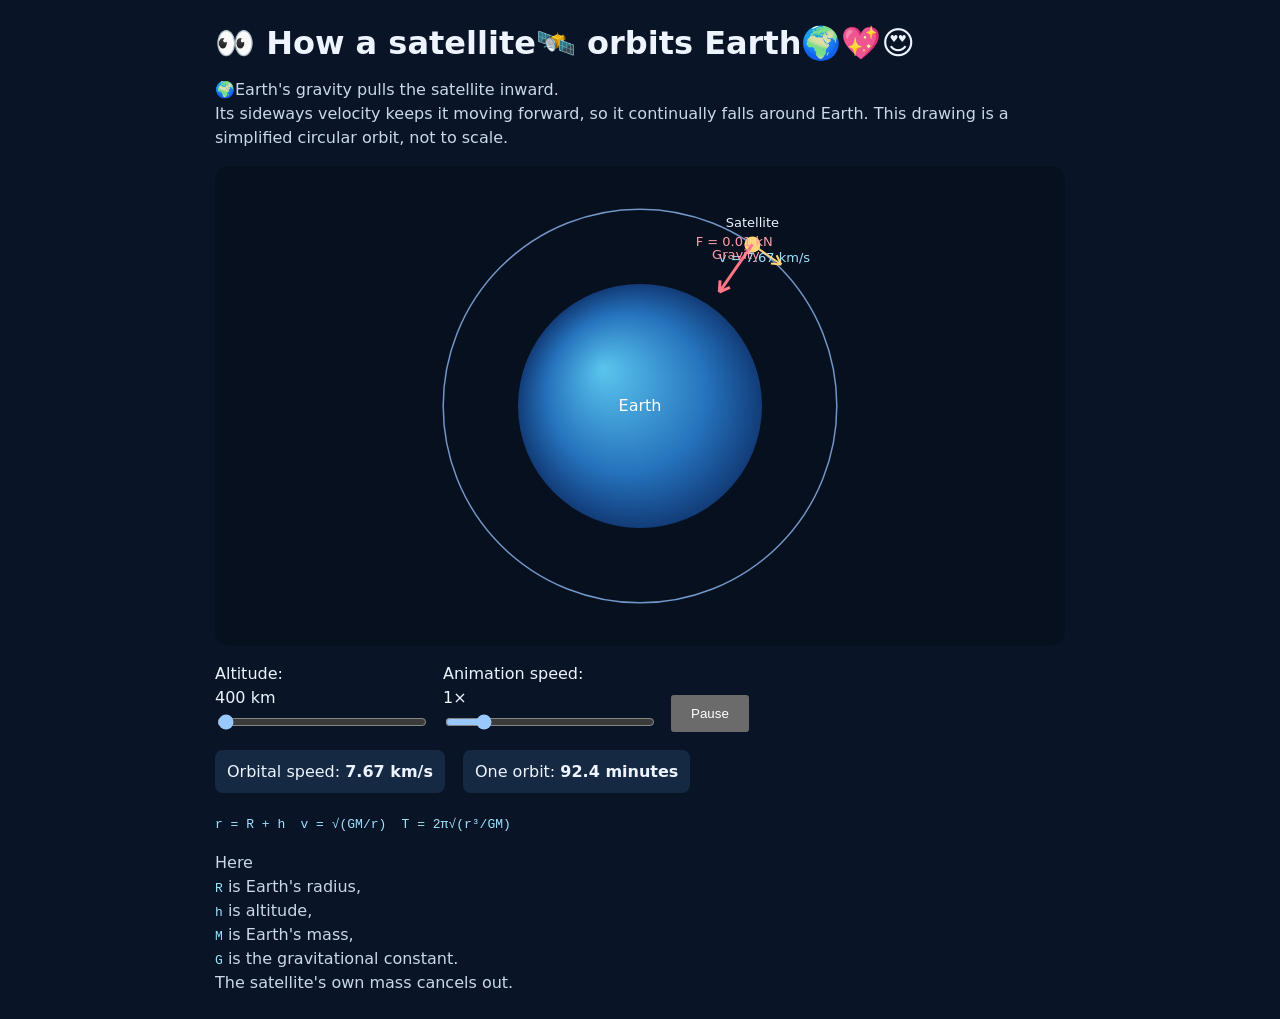
<file: satellite-orbit-earth/index.html>
<html lang="en">
<head>
  <meta charset="utf-8">
  <meta name="viewport" content="width=device-width, initial-scale=1">
  <title>Satellite-Orbit-Around-Earth</title>
  <link rel="stylesheet" href="style.css">
</head>
<body>
<main>
    <h1>👀 How a satellite🛰️ orbits Earth🌍💖😍</h1>
    <p>🌍Earth's gravity pulls the satellite inward. <br> 
      Its sideways velocity keeps it moving forward, so it continually
      falls around Earth. This drawing is a simplified circular orbit, not to scale.</p>
    
    <canvas id="orbit" aria-label="Animated diagram of a satellite orbiting Earth"></canvas>
    
    <div class="controls">
        <label>Altitude: <output id="altitudeLabel">400 km</output>
        <input id="altitude" type="range" min="200" max="36000" value="400" step="100">
      </label>
      <label>Animation speed: <output id="speedLabel">1×</output>
        <input id="speed" type="range" min="0.25" max="5" value="1" step="0.25">
      </label>
      <button id="toggle" type="button">Pause</button>
    </div>

    <div class="numbers" aria-live="polite">
      <span>Orbital speed: <strong id="velocity"></strong></span>
      <span>One orbit: <strong id="period"></strong></span>
    </div>

    <p><code>r = R + h</code> &nbsp; <code>v = √(GM/r)</code> &nbsp; <code>T = 2π√(r³/GM)</code></p>
    <p>Here <br> <code>R</code> is Earth's radius,<br> <code>h</code> is altitude,<br> <code>M</code> is Earth's mass,<br>
      <code>G</code> is the gravitational constant. <br>The satellite's own mass cancels out.</p>
  </main>

  <script src="action.js"></script>
</body>
</html>
</file>
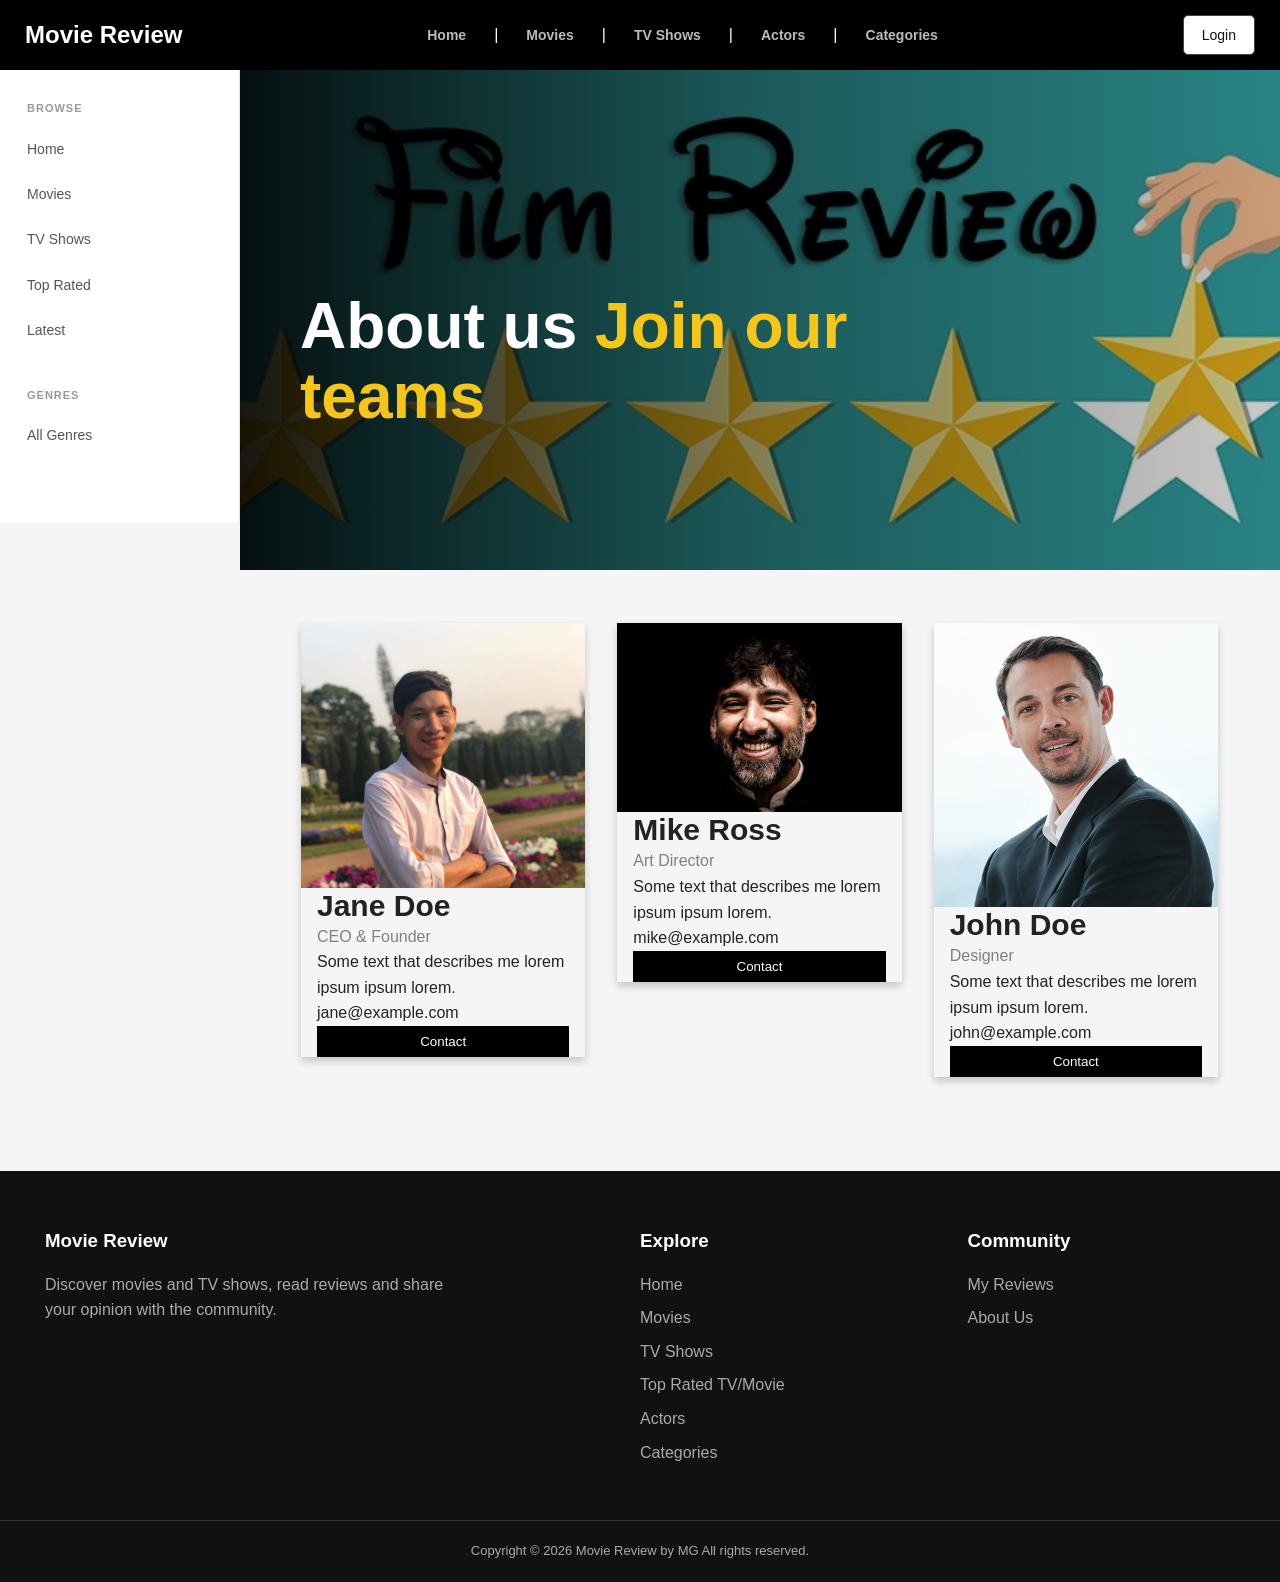
<file: MovieReview/about-us.html>
<!DOCTYPE html>
<html lang="en">

<head>
    <!--to support Unicode-->
    <meta charset="UTF-8">
    <!--Responsive support-->
    <meta name="viewport" content="width=device-width, initial-scale=1.0">
    <!--SEO(Search Engine Optimization) support-->
    <meta name="description" content="MovieReview - Movies and TV Show Reviews">
    <title>MovieReview - Home</title>
    <style>
body {
  font-family: Arial, Helvetica, sans-serif;
  margin: 0;
}

html {
  box-sizing: border-box;
}

*, *:before, *:after {
  box-sizing: inherit;
}

.column {
  float: left;
  width: 33.3%;
  margin-bottom: 16px;
  padding: 0 8px;
}

.card {
  box-shadow: 0 4px 8px 0 rgba(0, 0, 0, 0.2);
  margin: 8px;
}

.about-section {
  padding: 50px;
  text-align: center;
  background-color: #474e5d;
  color: white;
}

.container {
  padding: 0 16px;
}

.container::after, .row::after {
  content: "";
  clear: both;
  display: table;
}

.title {
  color: grey;
}

.button {
  border: none;
  outline: 0;
  display: inline-block;
  padding: 8px;
  color: white;
  background-color: #000;
  text-align: center;
  cursor: pointer;
  width: 100%;
}

.button:hover {
  background-color: #555;
}

@media screen and (max-width: 650px) {
  .column {
    width: 100%;
    display: block;
  }
}
</style>
    <link rel="stylesheet" href="css/style.css">
</head>

<body>
    <div id="header"></div>
    <div class="site-layout">
        <aside id="sidebar"></aside>
        <main class="main-content">
            <section class="hero">
                <div class="hero-overlay">
                    <div class="hero-content">
                        <br>
                        <br>
                        <br>
                        <br>
                        <h1>About us<span> Join our teams</span></h1>
                    </div>
                </div>
            </section>
            <section class="content-section">
                <div class="section-header">
                    <div class="row">
                        <div class="column">
                            <div class="card">
                                <img src="assets/images/teams/MG-edit.jpeg" alt="Jane" style="width:100%">
                                <div class="container">
                                    <h2>Jane Doe</h2>
                                    <p class="title">CEO & Founder</p>
                                    <p>Some text that describes me lorem ipsum ipsum lorem.</p>
                                    <p>jane@example.com</p>
                                    <p><button class="button">Contact</button></p>
                                </div>
                            </div>
                        </div>

                        <div class="column">
                            <div class="card">
                                <img src="assets/images/teams/team2.jpg" alt="Mike" style="width:100%">
                                <div class="container">
                                    <h2>Mike Ross</h2>
                                    <p class="title">Art Director</p>
                                    <p>Some text that describes me lorem ipsum ipsum lorem.</p>
                                    <p>mike@example.com</p>
                                    <p><button class="button">Contact</button></p>
                                </div>
                            </div>
                        </div>

                        <div class="column">
                            <div class="card">
                                <img src="assets/images/teams/R.png" alt="John" style="width:100%">
                                <div class="container">
                                    <h2>John Doe</h2>
                                    <p class="title">Designer</p>
                                    <p>Some text that describes me lorem ipsum ipsum lorem.</p>
                                    <p>john@example.com</p>
                                    <p><button class="button">Contact</button></p>
                                </div>
                            </div>
                        </div>
                    </div>
            </section>
        </main>
    </div>
    <div id="footer"></div>
    <script src="js/header.js"></script>
    <script src="js/sidebar.js"></script>
    <script src="js/footer.js"></script>
    <script src="js/user.js"></script>
</body>

</html>
</file>
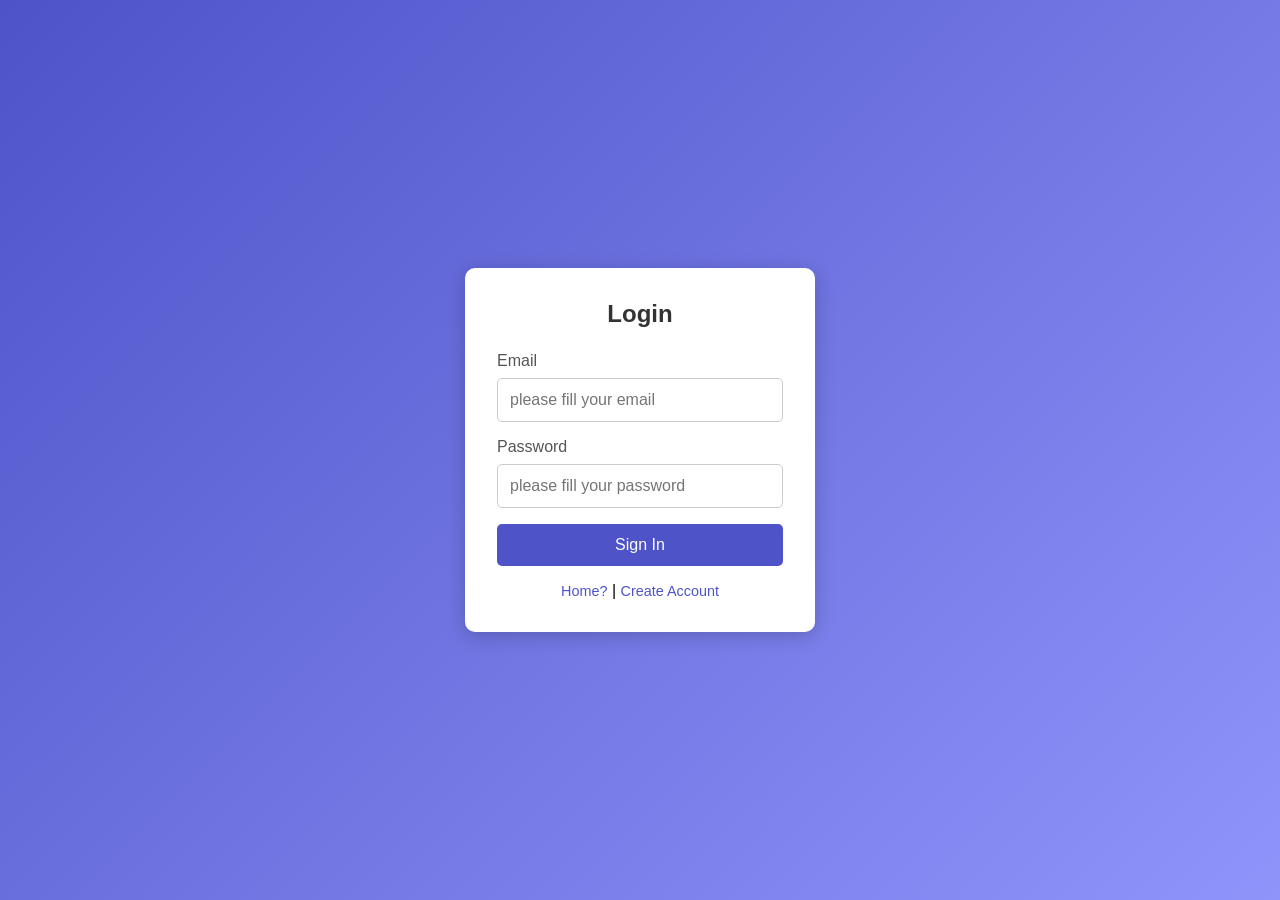
<file: MovieReview/login.html>
<!DOCTYPE html>
<html lang="en">
<head>
    <meta charset="UTF-8">
    <meta name="viewport" content="width=device-width, initial-scale=1.0">
    <title>Login</title>
    <link rel="stylesheet" href="css/login.css">
</head>
<body>
    <div class="login-container">
        <h2>Login</h2>
        <form>
            <div class="form-group">
                <label for="username">Email</label>
                <input type="text" id="username" placeholder="please fill your email" required>
            </div>
            <div class="form-group">
                <label for="password">Password</label>
                <input type="password" id="password" placeholder="please fill your password" required minlength="6">
            </div>
            <button type="button" class="login-btn" onclick="validateForm()">Sign In</button>
            <div class="extra-links">
                <a href="index.html">Home?</a> | 
                <a href="register.html">Create Account</a>
            </div>
        </form>
    </div>
    <script src="js/login.js"></script>
</body>
</html>
</file>
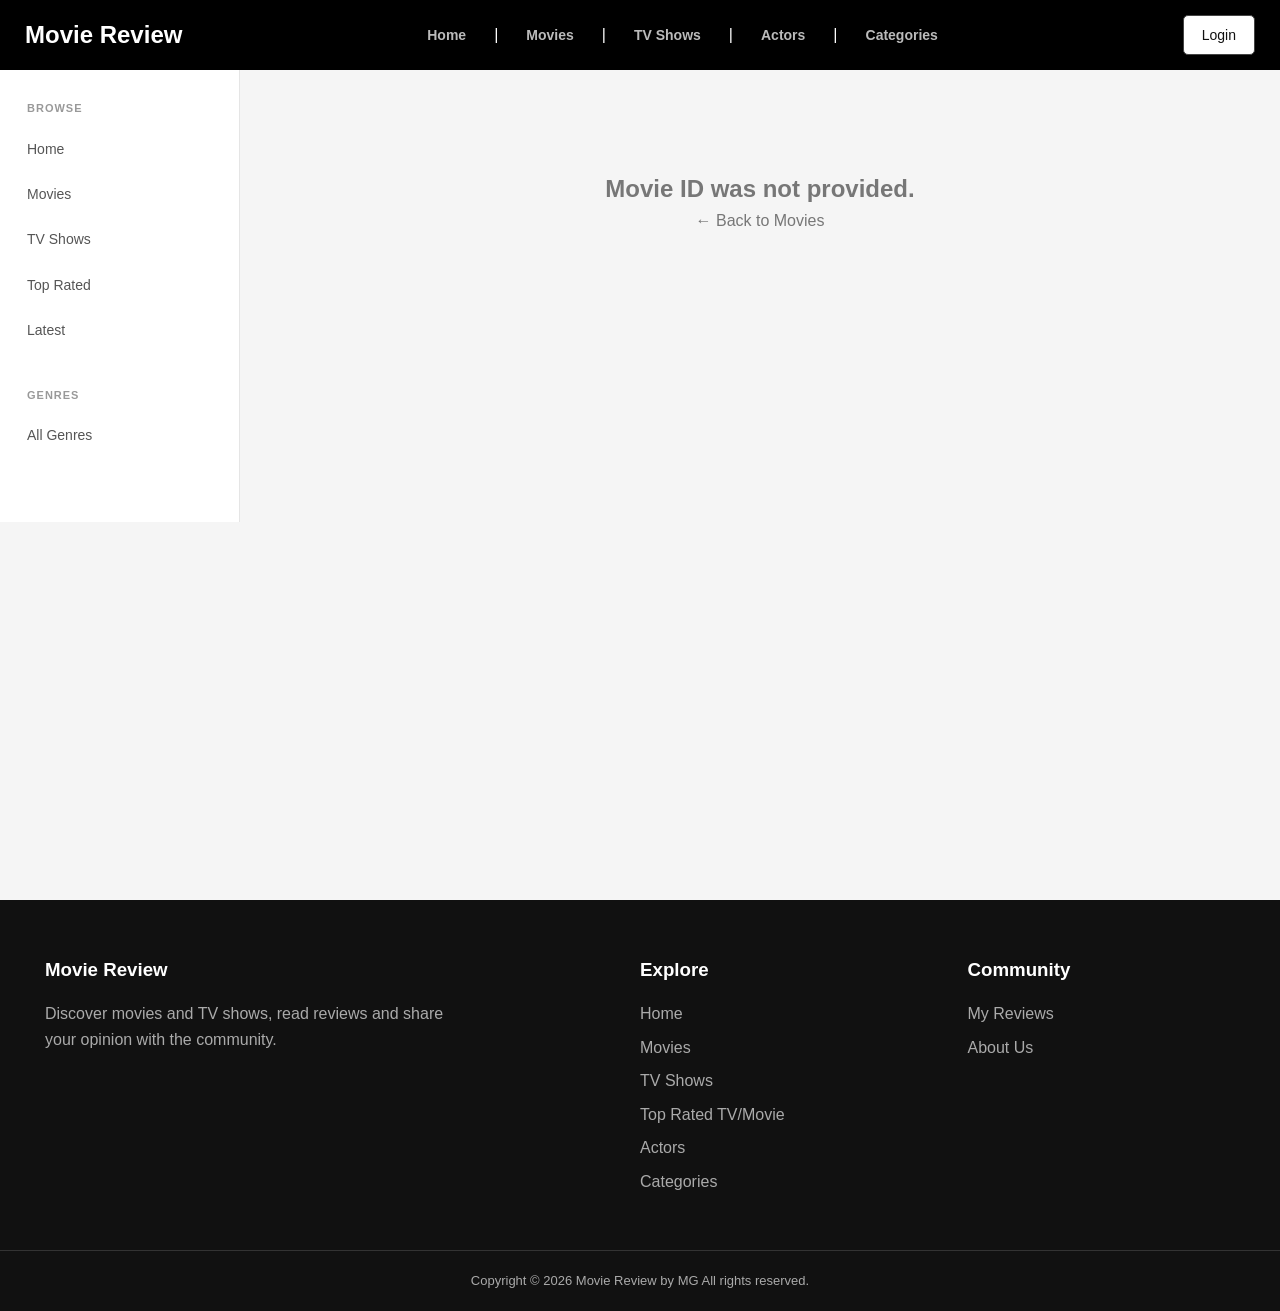
<file: MovieReview/movie-detail.html>
<!DOCTYPE html>
<html lang="en">
<head>
  <meta charset="UTF-8">
  <meta name="viewport" content="width=device-width, initial-scale=1.0">
  <meta name="description" content="MovieReview - Movie details and reviews">
  <title>MovieReview - Movie Detail</title>
  <link rel="stylesheet" href="css/style.css">
</head>
<body>
  <div id="header"></div>
  <div class="site-layout">
    <aside id="sidebar"></aside>
    <main class="main-content">
      <div id="movie-detail"></div>
    </main>
  </div>
  <div id="footer"></div>
  <script src="js/header.js"></script>
  <script src="js/sidebar.js"></script>
  <script src="js/footer.js"></script>
  <script src="js/movie-detail.js"></script>
</body>
</html>
</file>
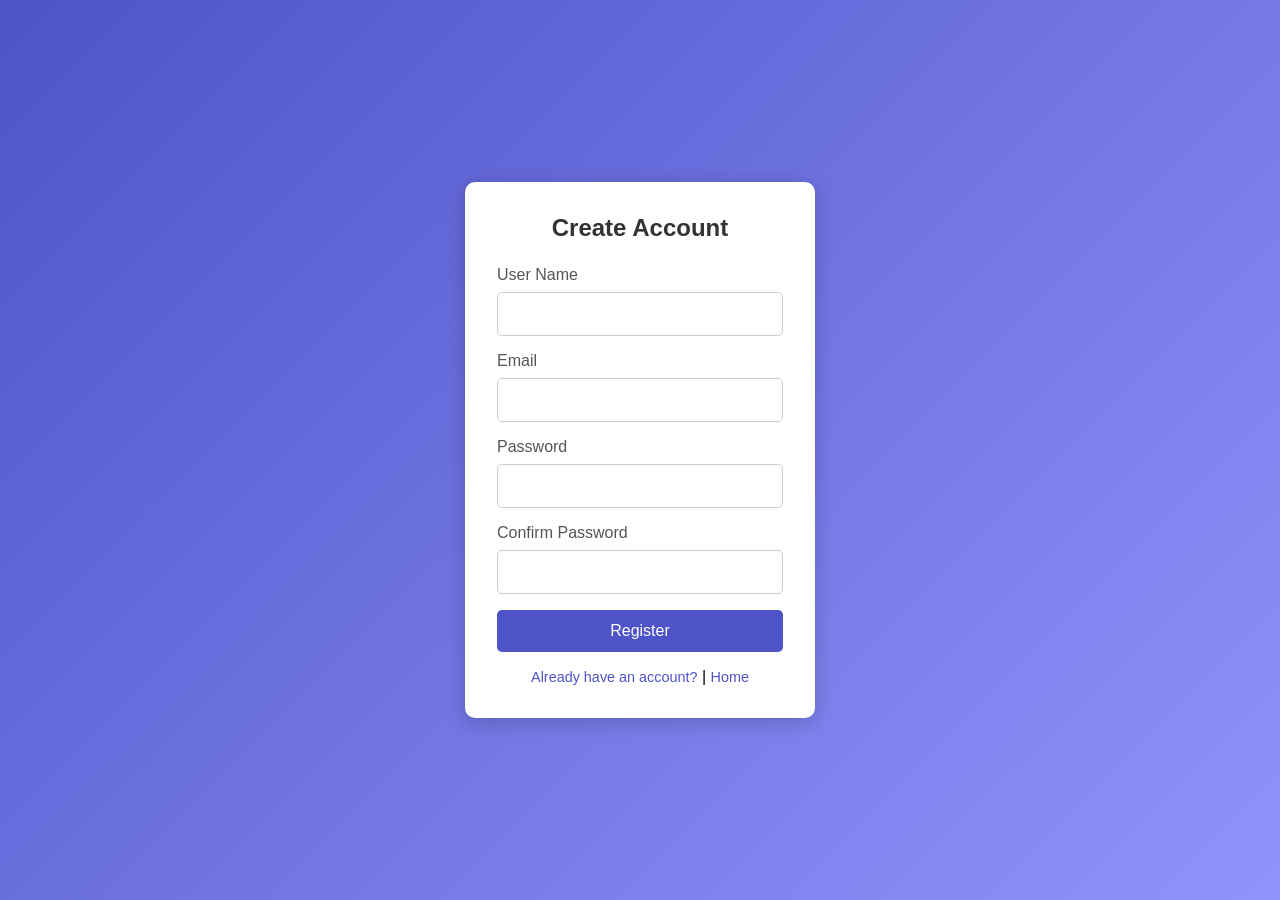
<file: MovieReview/register.html>
<!DOCTYPE html>
<html lang="en">
<head>
    <meta charset="UTF-8">
    <meta name="viewport" content="width=device-width, initial-scale=1.0">
    <title>Register Page</title>
    <link rel="stylesheet" href="css/login.css">
</head>
<body>

    <div class="login-container">
        <h2>Create Account</h2>
        <form id="register-form" novalidate>
            <div class="form-group">
                <label for="user_name">User Name</label>
                <input type="text" id="user_name" name="user_name" required>
            </div>
            <div class="form-group">
                <label for="email">Email</label>
                <input type="email" id="email" name="email" required>
            </div>
            <div class="form-group">
                <label for="password">Password</label>
                <input type="password" id="password" name="password" minlength="6" required>
            </div>
             <div class="form-group">
                <label for="password">Confirm Password</label>
                <input type="password" id="confirm-password" minlength="6" required>
            </div>
            <button type="submit" class="login-btn">Register</button>
            <div class="extra-links">
                <a href="login.html">Already have an account?</a> |
                <a href="index.html">Home</a>
            </div>
            <p id="register-message" class="form-message" aria-live="polite"></p>
        </form>
    </div>
    <script src="js/register.js"></script>
</body>
</html>
</file>
<file: satellite-orbit-earth/style.css>
:root {
      color-scheme: dark;
      font-family: system-ui, sans-serif;
      background: #091426;
      color: #edf4ff;
    }

    body {
      margin: 0;
      padding: 24px;
    }

    main {
      max-width: 850px;
      margin: auto;
    }

    h1 {
      margin-bottom: 6px;
    }

    p {
      color: #c9d8ec;
      line-height: 1.5;
    }

    canvas {
      display: block;
      width: 100%;
      height: 480px;
      background: #07101e;
      border-radius: 14px;
    }

    .controls,
    .numbers {
      display: flex;
      flex-wrap: wrap;
      gap: 18px;
      margin: 18px 0;
    }

    label {
      display: grid;
      gap: 5px;
      min-width: 210px;
    }

    input {
      width: 100%;
    }

    button {
      padding: 9px 18px;
      align-self: end;
      cursor: pointer;
    }

    .numbers span {
      background: #152943;
      padding: 12px;
      border-radius: 8px;
    }

    code {
      color: #9ce3ff;
    }
</file>
<file: MovieReview/css/style.css>
* {
    margin: 0;
    padding: 0;
    box-sizing: border-box
}

html {
    scroll-behavior: smooth
}

body {
    font-family: Arial, Helvetica, sans-serif;
    background: #f5f5f5;
    color: #222;
    line-height: 1.6
}

a {
    text-decoration: none;
    color: inherit
}

button,
input,
select {
    font-family: inherit
}

img {
    max-width: 100%;
    display: block
}

.site-header {
    height: 70px;
    background: black;
    color: white;
    position: sticky;
    top: 0;
    z-index: 1000
}

.header-container {
    max-width: 1440px;
    height: 100%;
    margin: auto;
    padding: 0 25px;
    display: flex;
    align-items: center;
    justify-content: space-between;
    gap: 30px
}

.logo {
    font-size: 24px;
    font-weight: 800;
    white-space: nowrap
}

.logo span {
    color: #f5c518
}

.main-nav {
    display: flex;
    align-items: center;
    gap: 28px
}

.main-nav a {
    color: #bbb;
    font-size: 14px;
    font-weight: 600;
    transition: .2s
}

.main-nav a:hover {
    color: #fff
}

.header-actions {
    display: flex;
    align-items: center;
    gap: 15px
}

.search-button {
    width: 38px;
    height: 38px;
    border: none;
    background: transparent;
    color: #fff;
    cursor: pointer;
    font-size: 18px
}

.login-button {
    padding: 8px 18px;
    border: 1px solid #444;
    border-radius: 5px;
    font-size: 14px
}

.logout-button{
    display: none;
    padding: 8px 18px;
    border: 1px solid #444;
    border-radius: 5px;
    font-size: 14px 
}

.login-button,logout-button:hover {
    background: #fff;
    color: #111
}

.site-layout {
    max-width: 1440px;
    margin: auto;
    display: grid;
    grid-template-columns: 240px minmax(0, 1fr);
    min-height: calc(100vh - 70px)
}

.main-content {
    min-width: 0;
    background: #f5f5f5
}

.sidebar {
    background: #fff;
    border-right: 1px solid #e5e5e5;
    padding: 30px 15px
}

.sidebar-section {
    margin-bottom: 35px
}

.sidebar-title {
    color: #999;
    font-size: 11px;
    font-weight: 700;
    letter-spacing: 1px;
    margin-bottom: 10px;
    padding: 0 12px
}

.sidebar-menu {
    list-style: none
}

.sidebar-menu li {
    margin-bottom: 3px
}

.sidebar-menu a {
    display: flex;
    align-items: center;
    gap: 10px;
    padding: 10px 12px;
    border-radius: 6px;
    color: #555;
    font-size: 14px;
    transition: .2s
}

.sidebar-menu a:hover {
    background: #f4f4f4;
    color: #111
}

.sidebar-menu a.active {
    background: #111;
    color: #fff
}

.hero {
    min-height: 500px;
    background: linear-gradient(90deg, rgba(0, 0, 0, .9), rgba(0, 0, 0, .45), rgba(0, 0, 0, .2)), url("../assets/images/hero.jpg");
    background-size: cover;
    background-position: center
}

.hero-overlay {
    min-height: 500px;
    display: flex;
    align-items: center;
    padding: 60px
}

.hero-content {
    max-width: 650px;
    color: #fff
}

.hero-label,
.section-label {
    display: block;
    font-size: 11px;
    font-weight: 700;
    letter-spacing: 2px;
    color: #777;
    margin-bottom: 8px
}

.hero-label {
    color: #f5c518
}

.hero h1 {
    font-size: clamp(38px, 5vw, 64px);
    line-height: 1.1;
    margin-bottom: 20px
}

.hero h1 span {
    color: #f5c518
}

.hero p {
    color: #ddd;
    font-size: 18px;
    max-width: 550px;
    margin-bottom: 30px
}

.hero-buttons {
    display: flex;
    gap: 12px;
    flex-wrap: wrap
}

.btn {
    display: inline-block;
    padding: 12px 22px;
    border-radius: 5px;
    font-size: 14px;
    font-weight: 700;
    transition: .2s
}

.btn-primary {
    background: #f5c518;
    color: #111
}

.btn-primary:hover {
    opacity: .85
}

.btn-secondary {
    background: rgba(255, 255, 255, .12);
    color: #fff;
    border: 1px solid rgba(255, 255, 255, .4)
}

.btn-secondary:hover {
    background: #fff;
    color: #111
}

.content-section {
    padding: 45px
}

.section-header {
    display: flex;
    align-items: flex-end;
    justify-content: space-between;
    gap: 20px;
    margin-bottom: 25px
}

.section-header h2 {
    font-size: 30px;
    line-height: 1.2
}

.view-all {
    color: #555;
    font-size: 14px;
    font-weight: 600
}

.movie-grid {
    display: grid;
    grid-template-columns: repeat(auto-fill, minmax(180px, 1fr));
    gap: 25px
}

.movie-card {
    background: #fff;
    border-radius: 8px;
    overflow: hidden;
    box-shadow: 0 2px 8px rgba(0, 0, 0, .06);
    transition: transform .25s, box-shadow .25s
}

.movie-card:hover {
    transform: translateY(-6px);
    box-shadow: 0 8px 20px rgba(0, 0, 0, .12)
}

.movie-poster-wrapper {
    position: relative;
    overflow: hidden
}

.movie-poster {
    width: 100%;
    height: 270px;
    object-fit: cover;
    transition: transform .3s
}

.movie-card:hover .movie-poster {
    transform: scale(1.04)
}

.movie-type {
    position: absolute;
    top: 10px;
    left: 10px;
    background: #111;
    color: #fff;
    padding: 4px 8px;
    border-radius: 3px;
    font-size: 10px;
    font-weight: 700;
    text-transform: uppercase
}

.movie-card-content {
    padding: 15px
}

.movie-card h3 {
    font-size: 17px;
    line-height: 1.3;
    margin-bottom: 7px
}

.movie-card-meta {
    color: #888;
    font-size: 12px;
    display: flex;
    gap: 8px
}

.movie-card-description {
    color: #777;
    font-size: 13px;
    margin-top: 10px;
    display: -webkit-box;
    -webkit-line-clamp: 2;
    -webkit-box-orient: vertical;
    overflow: hidden
}

.featured-section {
    margin: 10px 45px 50px;
    background: #111;
    color: #fff;
    border-radius: 10px;
    padding: 50px
}

.featured-content {
    max-width: 600px
}

.featured-content .section-label {
    color: #f5c518
}

.featured-content h2 {
    font-size: 32px;
    margin-bottom: 12px
}

.featured-content p {
    color: #aaa;
    margin-bottom: 25px
}

.page-header {
    background: #111;
    color: #fff;
    padding: 50px 45px
}

.page-header .section-label {
    color: #f5c518
}

.page-header h1 {
    font-size: 42px;
    margin-bottom: 8px
}

.page-header p {
    color: #aaa
}

.filter-section {
    padding: 25px 45px;
    background: #fff;
    border-bottom: 1px solid #e5e5e5;
    display: flex;
    align-items: center;
    gap: 12px;
    flex-wrap: wrap
}

.search-box {
    position: relative;
    flex: 1;
    min-width: 220px
}

.search-box input {
    width: 100%;
    height: 42px;
    border: 1px solid #ddd;
    border-radius: 5px;
    padding: 0 45px 0 14px;
    outline: none;
    font-size: 14px
}

.search-box input:focus {
    border-color: #999
}

.search-box span {
    position: absolute;
    right: 15px;
    top: 50%;
    transform: translateY(-50%);
    color: #888
}

.filter-section select {
    height: 42px;
    border: 1px solid #ddd;
    border-radius: 5px;
    padding: 0 35px 0 12px;
    background: #fff;
    outline: none;
    cursor: pointer
}

.movie-count {
    color: #777;
    font-size: 14px;
    margin-bottom: 20px
}

.no-results {
    padding: 80px 20px;
    text-align: center;
    color: #777
}

.no-results h2 {
    color: #333;
    margin-bottom: 8px
}

.hidden {
    display: none !important
}

.movie-detail-hero {
    min-height: 500px;
    color: #fff;
    background: #111;
    display: flex;
    align-items: flex-end;
    padding: 60px 45px
}

.movie-detail-content {
    display: grid;
    grid-template-columns: 250px minmax(0, 1fr);
    gap: 35px;
    max-width: 1100px;
    width: 100%;
    margin: auto
}

.detail-poster {
    width: 250px;
    height: 370px;
    object-fit: cover;
    border-radius: 8px
}

.detail-info {
    align-self: center
}

.detail-info h1 {
    font-size: 48px;
    line-height: 1.1;
    margin-bottom: 15px
}

.detail-description {
    color: #ccc;
    max-width: 700px;
    margin-bottom: 20px
}

.detail-meta {
    display: flex;
    flex-wrap: wrap;
    gap: 10px;
    margin-bottom: 20px
}

.meta-item {
    background: rgba(255, 255, 255, .1);
    padding: 5px 10px;
    border-radius: 4px;
    font-size: 13px
}

.rating {
    color: #f5c518;
    font-weight: 700;
    font-size: 18px;
    margin-bottom: 18px
}

.reviews-section {
    padding: 45px
}

.reviews-section h2 {
    margin-bottom: 25px
}

.review-card {
    background: #fff;
    border: 1px solid #eee;
    border-radius: 8px;
    padding: 20px;
    margin-bottom: 15px
}

.review-header {
    display: flex;
    justify-content: space-between;
    gap: 20px;
    margin-bottom: 10px
}

.reviewer {
    font-weight: 700
}

.review-date {
    color: #999;
    font-size: 12px
}

.review-rating {
    color: #f5c518;
    margin-bottom: 8px
}

.review-card h3 {
    font-size: 17px;
    margin-bottom: 5px
}

.review-card p {
    color: #666;
    font-size: 14px
}

.review-form-section {
    padding: 0 45px 45px
}

.review-form-section h2 {
    margin-bottom: 18px
}

.review-form {
    background: #fff;
    border: 1px solid #eee;
    border-radius: 10px;
    padding: 22px;
    display: grid;
    gap: 18px
}

.review-form-row {
    display: grid;
    gap: 8px
}

.review-form-row label {
    font-weight: 700;
    color: #333
}

.review-form-row input,
.review-form-row select,
.review-form-row textarea {
    width: 100%;
    padding: 12px 14px;
    border: 1px solid #ddd;
    border-radius: 8px;
    font-size: 15px;
    background: #fff
}

.review-form-row textarea {
    min-height: 120px;
    resize: vertical
}

.review-login-prompt {
    background: #fff;
    border: 1px solid #eee;
    border-radius: 10px;
    padding: 20px;
    color: #444
}

.review-login-prompt a {
    color: #111;
    text-decoration: underline;
    font-weight: 700
}

.loading {
    padding: 100px;
    text-align: center;
    color: #777
}

.site-footer {
    background: #111;
    color: #aaa
}

.footer-container {
    max-width: 1440px;
    margin: auto;
    padding: 55px 45px;
    display: grid;
    grid-template-columns: 2fr 1fr 1fr;
    gap: 60px
}

.footer-column {
    display: flex;
    flex-direction: column;
    gap: 8px
}

.footer-column h3 {
    color: #fff;
    margin-bottom: 8px
}

.footer-column p {
    max-width: 400px
}

.footer-column a:hover {
    color: #fff
}

.footer-bottom {
    border-top: 1px solid #333;
    text-align: center;
    padding: 20px 30px;
    font-size: 13px
}

@media(max-width:1000px) {
    .main-nav {
        gap: 15px
    }

    .site-layout {
        grid-template-columns: 200px 1fr
    }

    .hero h1 {
        font-size: 45px
    }
}

@media(max-width:768px) {
    .site-header {
        height: 60px
    }

    .header-container {
        padding: 0 15px
    }

    .main-nav {
        display: none
    }

    .site-layout {
        grid-template-columns: 1fr
    }

    #sidebar {
        display: none
    }

    .hero,
    .hero-overlay {
        min-height: 430px
    }

    .hero-overlay {
        padding: 30px
    }

    .hero h1 {
        font-size: 38px
    }

    .hero p {
        font-size: 16px
    }

    .content-section {
        padding: 30px 20px
    }

    .featured-section {
        margin: 10px 20px 40px;
        padding: 30px
    }

    .page-header {
        padding: 40px 20px
    }

    .filter-section {
        padding: 20px
    }

    .filter-section select {
        flex: 1;
        min-width: 140px
    }

    .movie-grid {
        grid-template-columns: repeat(2, minmax(0, 1fr));
        gap: 15px
    }

    .movie-poster {
        height: 240px
    }

    .movie-detail-content {
        grid-template-columns: 1fr;
        text-align: center;
        justify-items: center
    }

    .detail-info {
        text-align: center
    }

    .detail-info h1 {
        font-size: 36px
    }

    .detail-meta {
        justify-content: center
    }

    .movie-detail-hero {
        padding: 40px 20px
    }

    .reviews-section {
        padding: 30px 20px
    }

    .footer-container {
        grid-template-columns: 1fr;
        gap: 35px;
        padding: 40px 25px
    }
}

@media(max-width:450px) {
    .logo {
        font-size: 20px
    }

    .login-button {
        padding: 7px 12px
    }

    .movie-grid {
        grid-template-columns: 1fr 1fr
    }

    .movie-poster {
        height: 210px
    }

    .movie-card h3 {
        font-size: 15px
    }
}
</file>
<file: MovieReview/css/login.css>
/* Reset some default styles */
        * {
            margin: 0;
            padding: 0;
            box-sizing: border-box;
        }

        body {
            font-family: Arial, sans-serif;
            background: linear-gradient(135deg, #4e54c8, #8f94fb);
            height: 100vh;
            display: flex;
            justify-content: center;
            align-items: center;
        }

        .login-container {
            background: #fff;
            padding: 2rem;
            border-radius: 10px;
            box-shadow: 0 4px 20px rgba(0, 0, 0, 0.2);
            width: 100%;
            max-width: 350px;
        }

        .login-container h2 {
            text-align: center;
            margin-bottom: 1.5rem;
            color: #333;
        }

        .form-group {
            margin-bottom: 1rem;
        }

        .form-group label {
            display: block;
            margin-bottom: 0.5rem;
            color: #555;
        }

        .form-group input {
            width: 100%;
            padding: 0.75rem;
            border: 1px solid #ccc;
            border-radius: 5px;
            font-size: 1rem;
        }

        .form-group input:focus {
            border-color: #4e54c8;
            outline: none;
        }

        .login-btn {
            width: 100%;
            padding: 0.75rem;
            background: #4e54c8;
            color: #fff;
            border: none;
            border-radius: 5px;
            font-size: 1rem;
            cursor: pointer;
            transition: background 0.3s ease;
        }

        .login-btn:hover {
            background: #3b40a4;
        }

        .extra-links {
            text-align: center;
            margin-top: 1rem;
        }

        .extra-links a {
            color: #4e54c8;
            text-decoration: none;
            font-size: 0.9rem;
        }

        .extra-links a:hover {
            text-decoration: underline;
        }
</file>
